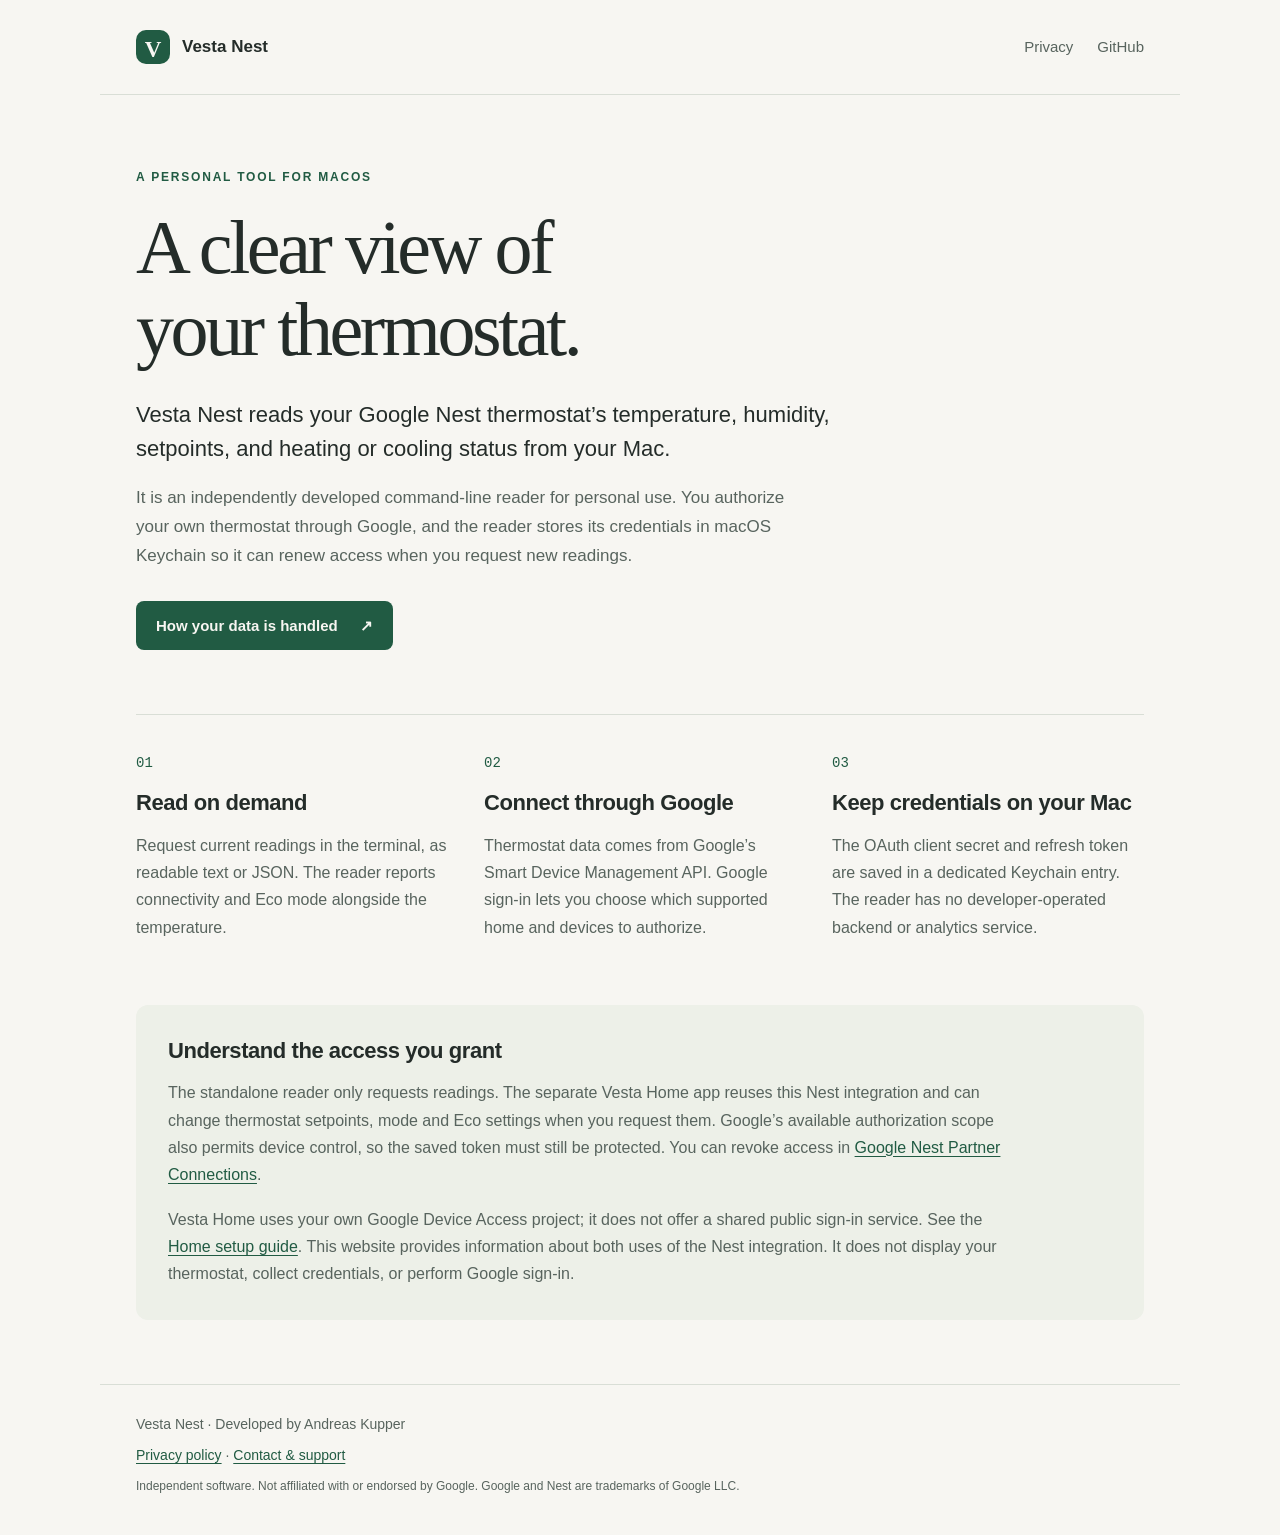
<file: nest/site/index.html>
<!doctype html>
<html lang="en">
<head>
  <meta charset="utf-8">
  <meta name="viewport" content="width=device-width, initial-scale=1">
  <meta name="description" content="Vesta Nest is a personal macOS reader for Google Nest thermostat readings, with credentials stored in macOS Keychain.">
  <meta name="color-scheme" content="light dark">
  <title>Vesta Nest — Thermostat readings on your Mac</title>
  <link rel="stylesheet" href="style.css">
</head>
<body>
  <a class="skip" href="#main">Skip to content</a>
  <header class="site-header wrap">
    <a class="brand" href="./" aria-label="Vesta Nest home"><span class="mark" aria-hidden="true">V</span> Vesta Nest</a>
    <nav aria-label="Main navigation"><a href="privacy.html">Privacy</a><a href="https://github.com/ahwkuepper/vesta-nest-site">GitHub</a></nav>
  </header>
  <main id="main" class="wrap">
    <section class="hero" aria-labelledby="headline">
      <p class="eyebrow">A personal tool for macOS</p>
      <h1 id="headline">A clear view of<br>your thermostat.</h1>
      <p class="lead">Vesta Nest reads your Google Nest thermostat’s temperature, humidity, setpoints, and heating or cooling status from your Mac.</p>
      <p class="intro">It is an independently developed command-line reader for personal use. You authorize your own thermostat through Google, and the reader stores its credentials in macOS Keychain so it can renew access when you request new readings.</p>
      <a class="button" href="privacy.html">How your data is handled <span aria-hidden="true">↗</span></a>
    </section>
    <section class="details" aria-label="How the reader works">
      <article><p class="number" aria-hidden="true">01</p><h2>Read on demand</h2><p>Request current readings in the terminal, as readable text or JSON. The reader reports connectivity and Eco mode alongside the temperature.</p></article>
      <article><p class="number" aria-hidden="true">02</p><h2>Connect through Google</h2><p>Thermostat data comes from Google’s Smart Device Management API. Google sign-in lets you choose which supported home and devices to authorize.</p></article>
      <article><p class="number" aria-hidden="true">03</p><h2>Keep credentials on your Mac</h2><p>The OAuth client secret and refresh token are saved in a dedicated Keychain entry. The reader has no developer-operated backend or analytics service.</p></article>
    </section>
    <section class="note" aria-labelledby="access-heading">
      <h2 id="access-heading">Understand the access you grant</h2>
      <p>The standalone reader only requests readings. The separate Vesta Home app reuses this Nest integration and can change thermostat setpoints, mode and Eco settings when you request them. Google’s available authorization scope also permits device control, so the saved token must still be protected. You can revoke access in <a href="https://nestservices.google.com/partnerconnections">Google Nest Partner Connections</a>.</p>
      <p>Vesta Home uses your own Google Device Access project; it does not offer a shared public sign-in service. See the <a href="https://github.com/ahwkuepper/Vesta/blob/2a805c0c636b620dbb1face023fbe671cca00f13/home/SETUP.md">Home setup guide</a>. This website provides information about both uses of the Nest integration. It does not display your thermostat, collect credentials, or perform Google sign-in.</p>
    </section>
  </main>
  <footer class="wrap site-footer"><p>Vesta Nest · Developed by Andreas Kupper</p><p><a href="privacy.html">Privacy policy</a> · <a href="https://github.com/ahwkuepper/vesta-nest-site/issues">Contact &amp; support</a></p><p class="fine">Independent software. Not affiliated with or endorsed by Google. Google and Nest are trademarks of Google LLC.</p></footer>
</body>
</html>
</file>
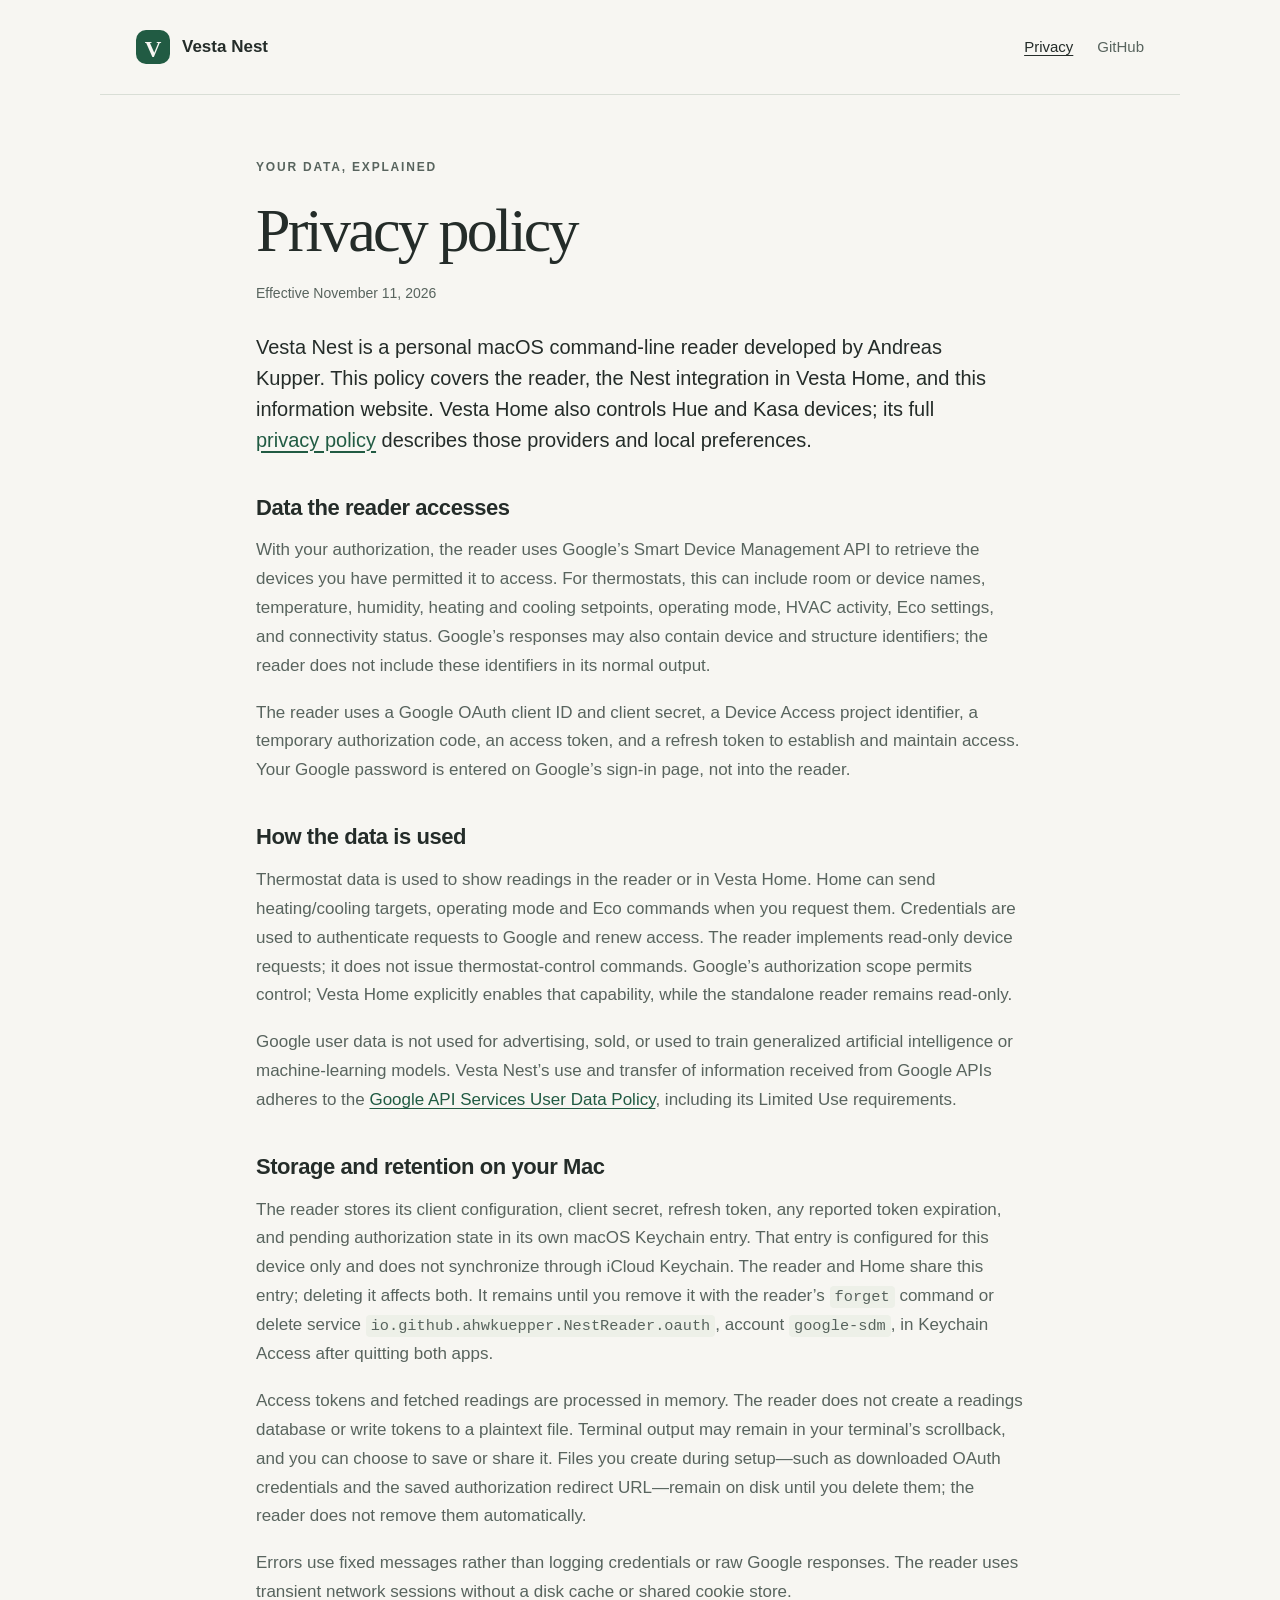
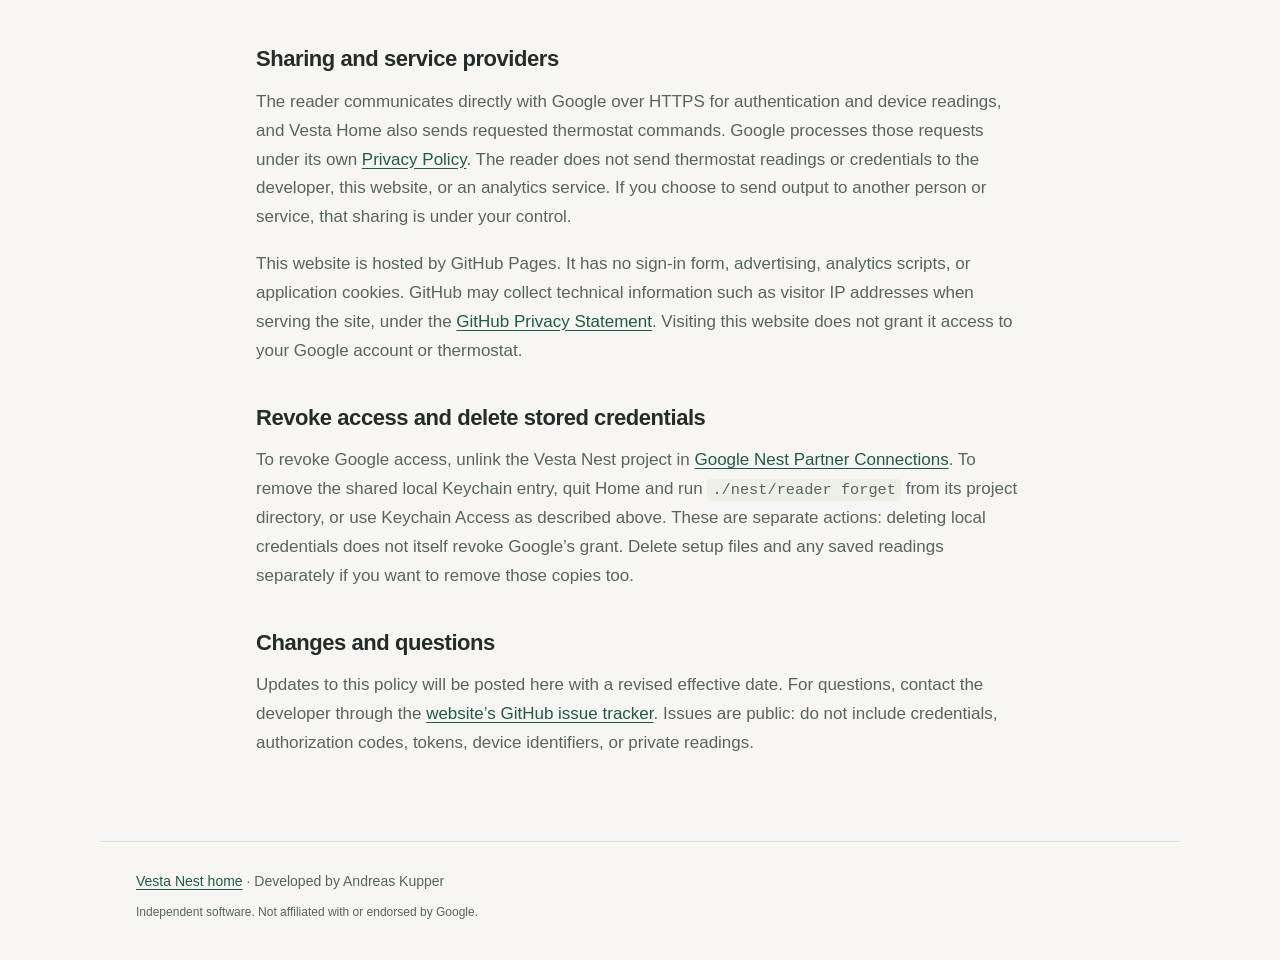
<file: nest/site/privacy.html>
<!doctype html>
<html lang="en">
<head>
  <meta charset="utf-8">
  <meta name="viewport" content="width=device-width, initial-scale=1">
  <meta name="description" content="How the Vesta Nest reader accesses, uses, stores, and shares Google Nest data and OAuth credentials.">
  <meta name="color-scheme" content="light dark">
  <title>Privacy policy — Vesta Nest</title>
  <link rel="stylesheet" href="style.css">
</head>
<body>
  <a class="skip" href="#main">Skip to content</a>
  <header class="site-header wrap">
    <a class="brand" href="./" aria-label="Vesta Nest home"><span class="mark" aria-hidden="true">V</span> Vesta Nest</a>
    <nav aria-label="Main navigation"><a href="privacy.html" aria-current="page">Privacy</a><a href="https://github.com/ahwkuepper/vesta-nest-site">GitHub</a></nav>
  </header>
  <main id="main" class="wrap policy">
    <p class="eyebrow">Your data, explained</p>
    <h1>Privacy policy</h1>
    <p class="updated">Effective November 11, 2026</p>
    <p class="lead">Vesta Nest is a personal macOS command-line reader developed by Andreas Kupper. This policy covers the reader, the Nest integration in Vesta Home, and this information website. Vesta Home also controls Hue and Kasa devices; its full <a href="https://github.com/ahwkuepper/Vesta/blob/2a805c0c636b620dbb1face023fbe671cca00f13/home/PRIVACY.md">privacy policy</a> describes those providers and local preferences.</p>

    <h2>Data the reader accesses</h2>
    <p>With your authorization, the reader uses Google’s Smart Device Management API to retrieve the devices you have permitted it to access. For thermostats, this can include room or device names, temperature, humidity, heating and cooling setpoints, operating mode, HVAC activity, Eco settings, and connectivity status. Google’s responses may also contain device and structure identifiers; the reader does not include these identifiers in its normal output.</p>
    <p>The reader uses a Google OAuth client ID and client secret, a Device Access project identifier, a temporary authorization code, an access token, and a refresh token to establish and maintain access. Your Google password is entered on Google’s sign-in page, not into the reader.</p>

    <h2>How the data is used</h2>
    <p>Thermostat data is used to show readings in the reader or in Vesta Home. Home can send heating/cooling targets, operating mode and Eco commands when you request them. Credentials are used to authenticate requests to Google and renew access. The reader implements read-only device requests; it does not issue thermostat-control commands. Google’s authorization scope permits control; Vesta Home explicitly enables that capability, while the standalone reader remains read-only.</p>
    <p>Google user data is not used for advertising, sold, or used to train generalized artificial intelligence or machine-learning models. Vesta Nest’s use and transfer of information received from Google APIs adheres to the <a href="https://developers.google.com/terms/api-services-user-data-policy">Google API Services User Data Policy</a>, including its Limited Use requirements.</p>

    <h2>Storage and retention on your Mac</h2>
    <p>The reader stores its client configuration, client secret, refresh token, any reported token expiration, and pending authorization state in its own macOS Keychain entry. That entry is configured for this device only and does not synchronize through iCloud Keychain. The reader and Home share this entry; deleting it affects both. It remains until you remove it with the reader’s <code>forget</code> command or delete service <code>io.github.ahwkuepper.NestReader.oauth</code>, account <code>google-sdm</code>, in Keychain Access after quitting both apps.</p>
    <p>Access tokens and fetched readings are processed in memory. The reader does not create a readings database or write tokens to a plaintext file. Terminal output may remain in your terminal’s scrollback, and you can choose to save or share it. Files you create during setup—such as downloaded OAuth credentials and the saved authorization redirect URL—remain on disk until you delete them; the reader does not remove them automatically.</p>
    <p>Errors use fixed messages rather than logging credentials or raw Google responses. The reader uses transient network sessions without a disk cache or shared cookie store.</p>

    <h2>Sharing and service providers</h2>
    <p>The reader communicates directly with Google over HTTPS for authentication and device readings, and Vesta Home also sends requested thermostat commands. Google processes those requests under its own <a href="https://policies.google.com/privacy">Privacy Policy</a>. The reader does not send thermostat readings or credentials to the developer, this website, or an analytics service. If you choose to send output to another person or service, that sharing is under your control.</p>
    <p>This website is hosted by GitHub Pages. It has no sign-in form, advertising, analytics scripts, or application cookies. GitHub may collect technical information such as visitor IP addresses when serving the site, under the <a href="https://docs.github.com/en/site-policy/privacy-policies/github-general-privacy-statement">GitHub Privacy Statement</a>. Visiting this website does not grant it access to your Google account or thermostat.</p>

    <h2>Revoke access and delete stored credentials</h2>
    <p>To revoke Google access, unlink the Vesta Nest project in <a href="https://nestservices.google.com/partnerconnections">Google Nest Partner Connections</a>. To remove the shared local Keychain entry, quit Home and run <code>./nest/reader forget</code> from its project directory, or use Keychain Access as described above. These are separate actions: deleting local credentials does not itself revoke Google’s grant. Delete setup files and any saved readings separately if you want to remove those copies too.</p>

    <h2>Changes and questions</h2>
    <p>Updates to this policy will be posted here with a revised effective date. For questions, contact the developer through the <a href="https://github.com/ahwkuepper/vesta-nest-site/issues">website’s GitHub issue tracker</a>. Issues are public: do not include credentials, authorization codes, tokens, device identifiers, or private readings.</p>
  </main>
  <footer class="wrap site-footer"><p><a href="./">Vesta Nest home</a> · Developed by Andreas Kupper</p><p class="fine">Independent software. Not affiliated with or endorsed by Google.</p></footer>
</body>
</html>
</file>
<file: nest/site/style.css>
:root{color-scheme:light dark;--bg:#f7f6f2;--text:#242c29;--muted:#58645e;--line:#d9ded6;--accent:#215b43;--panel:#edf0e8}
*{box-sizing:border-box}html{scroll-behavior:auto}body{margin:0;background:var(--bg);color:var(--text);font:17px/1.7 -apple-system,BlinkMacSystemFont,"Segoe UI",sans-serif;-webkit-font-smoothing:antialiased}
a{color:var(--accent);text-underline-offset:.2em}a:hover{text-decoration-thickness:2px}a:focus-visible{outline:3px solid var(--accent);outline-offset:5px;border-radius:3px}.wrap{max-width:1080px;margin-inline:auto;padding-inline:36px}.skip{position:absolute;top:-100px;left:16px;background:var(--bg);padding:10px;z-index:10}.skip:focus{top:10px}.site-header{display:flex;justify-content:space-between;align-items:center;gap:24px;padding-top:30px;padding-bottom:30px;border-bottom:1px solid var(--line)}.brand{display:flex;align-items:center;gap:12px;font-weight:650;text-decoration:none;color:var(--text);white-space:nowrap}.mark{display:grid;place-items:center;width:34px;height:34px;border-radius:10px;background:var(--accent);color:var(--bg);font-family:Georgia,serif;font-size:23px}nav{display:flex;gap:24px;font-size:15px}nav a{color:var(--muted);text-decoration:none}nav [aria-current=page]{text-decoration:underline;color:var(--text)}.hero{padding:72px 0 64px;max-width:800px}.eyebrow{text-transform:uppercase;letter-spacing:.15em;font-size:12px;font-weight:700;color:var(--accent);margin:0 0 20px}h1{font-family:Georgia,"Times New Roman",serif;font-weight:400;font-size:clamp(42px,7vw,76px);line-height:1.07;letter-spacing:-.045em;margin:0 0 28px}h2{font-size:22px;line-height:1.3;letter-spacing:-.02em;font-weight:600;margin:0 0 14px}p{margin:0 0 18px}.lead{font-size:22px;line-height:1.55;max-width:740px}.intro{color:var(--muted);max-width:680px}.button{display:inline-flex;align-items:center;gap:22px;padding:12px 20px;margin-top:12px;border-radius:8px;background:var(--accent);color:var(--bg);font-size:15px;font-weight:600;text-decoration:none}.details{display:grid;grid-template-columns:repeat(3,1fr);gap:36px;border-top:1px solid var(--line);padding:40px 0}.details p{font-size:16px;color:var(--muted)}.details .number{color:var(--accent);font:14px ui-monospace,monospace;margin-bottom:18px}.note{background:var(--panel);padding:32px;border-radius:12px;margin:6px 0 64px}.note p{max-width:850px;color:var(--muted);font-size:16px}.note p:last-child{margin-bottom:0}.site-footer{border-top:1px solid var(--line);padding-top:28px;padding-bottom:30px;font-size:14px;color:var(--muted)}.site-footer p{margin-bottom:8px}.fine{font-size:12px}.policy{max-width:840px;padding-top:62px;padding-bottom:65px}.policy h1{font-size:clamp(42px,6vw,62px);margin-bottom:18px}.updated{font-size:14px;color:var(--muted);margin-bottom:26px}.policy h2{margin-top:38px}.policy p{color:var(--muted)}.policy .lead{color:var(--text);font-size:20px}code{font-size:.9em;background:var(--panel);padding:2px 5px;border-radius:4px;overflow-wrap:anywhere}
@media(max-width:640px){.wrap{padding-inline:22px}.site-header{padding-top:22px;padding-bottom:22px;gap:12px}nav{gap:16px}.hero{padding:48px 0 42px}.lead{font-size:20px}.details{grid-template-columns:1fr;gap:25px}.details article{max-width:460px}.details .number{margin-bottom:8px}.note{padding:24px;margin-bottom:40px}.policy{padding-top:42px}.policy p{overflow-wrap:anywhere}}
@media(prefers-color-scheme:dark){:root{--bg:#17211c;--text:#edf0e8;--muted:#b3bfb6;--line:#34463a;--accent:#a6d4b5;--panel:#213027}}
</file>
